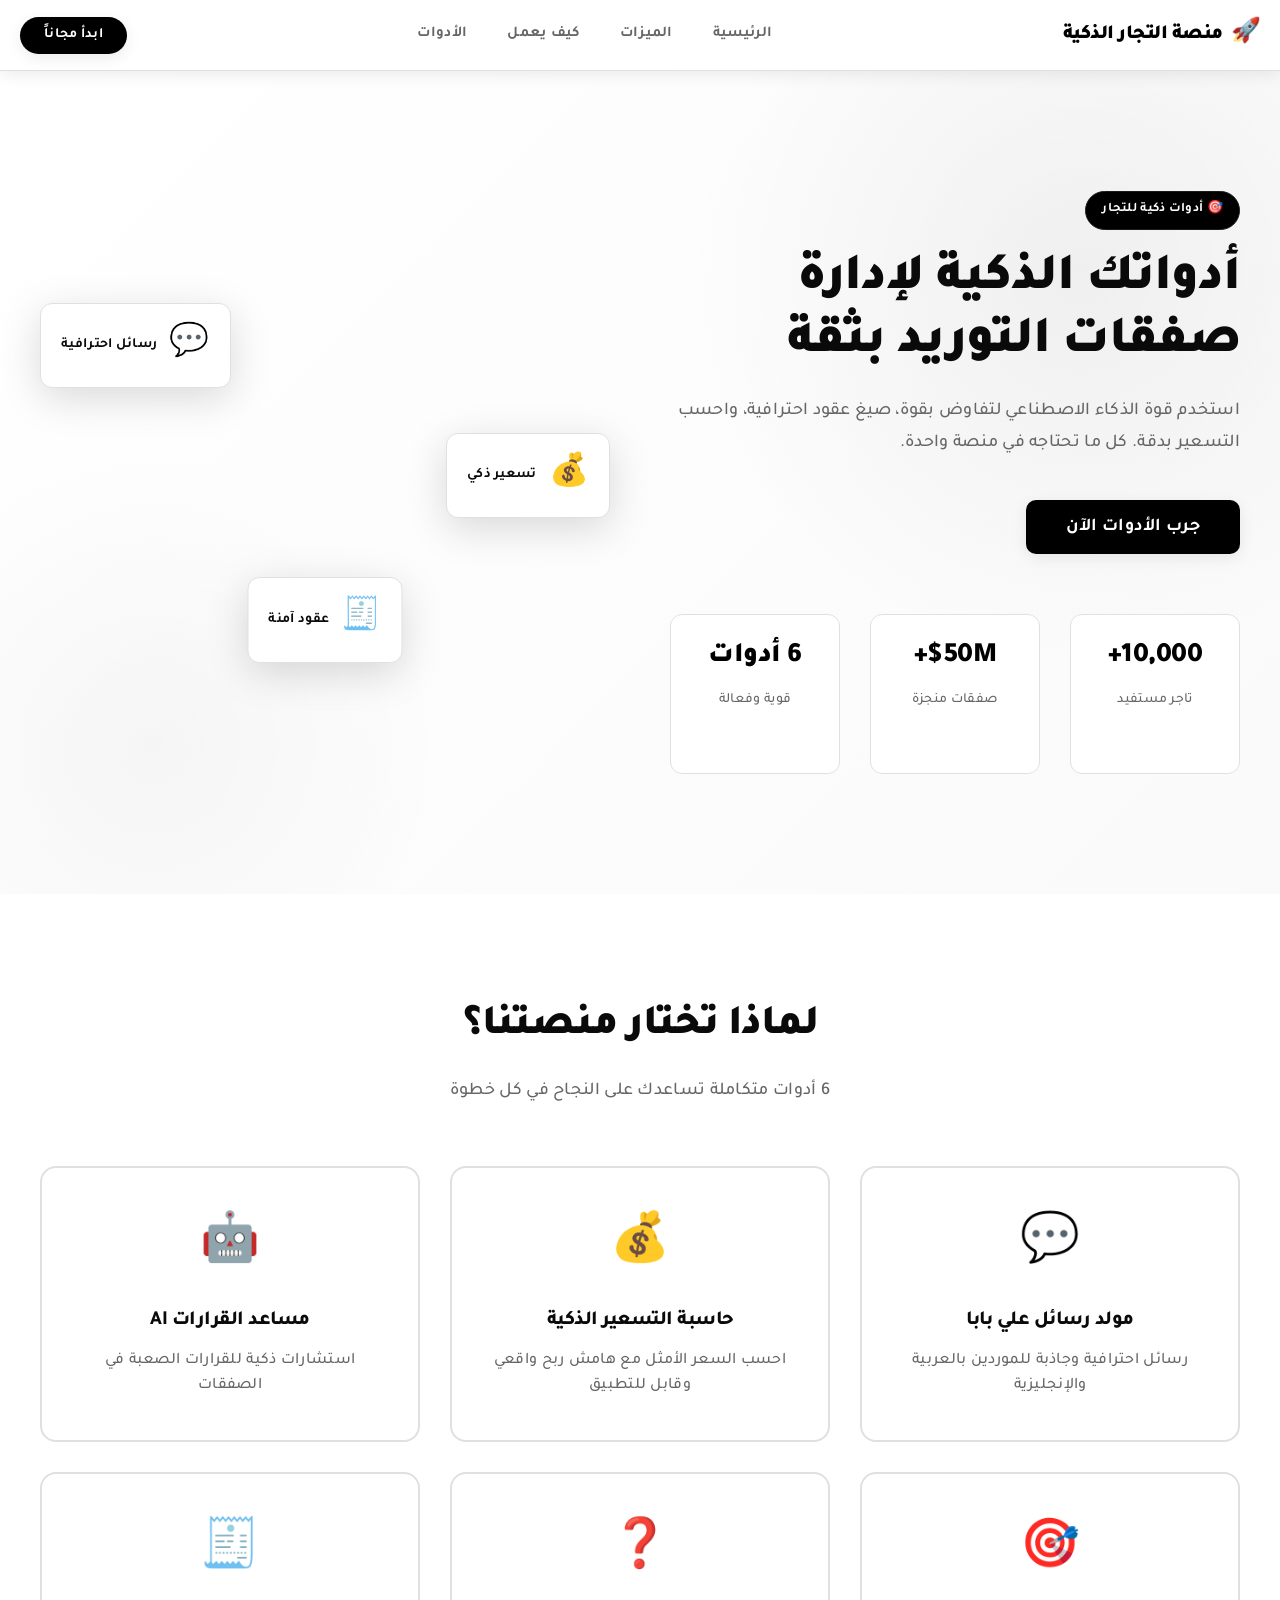
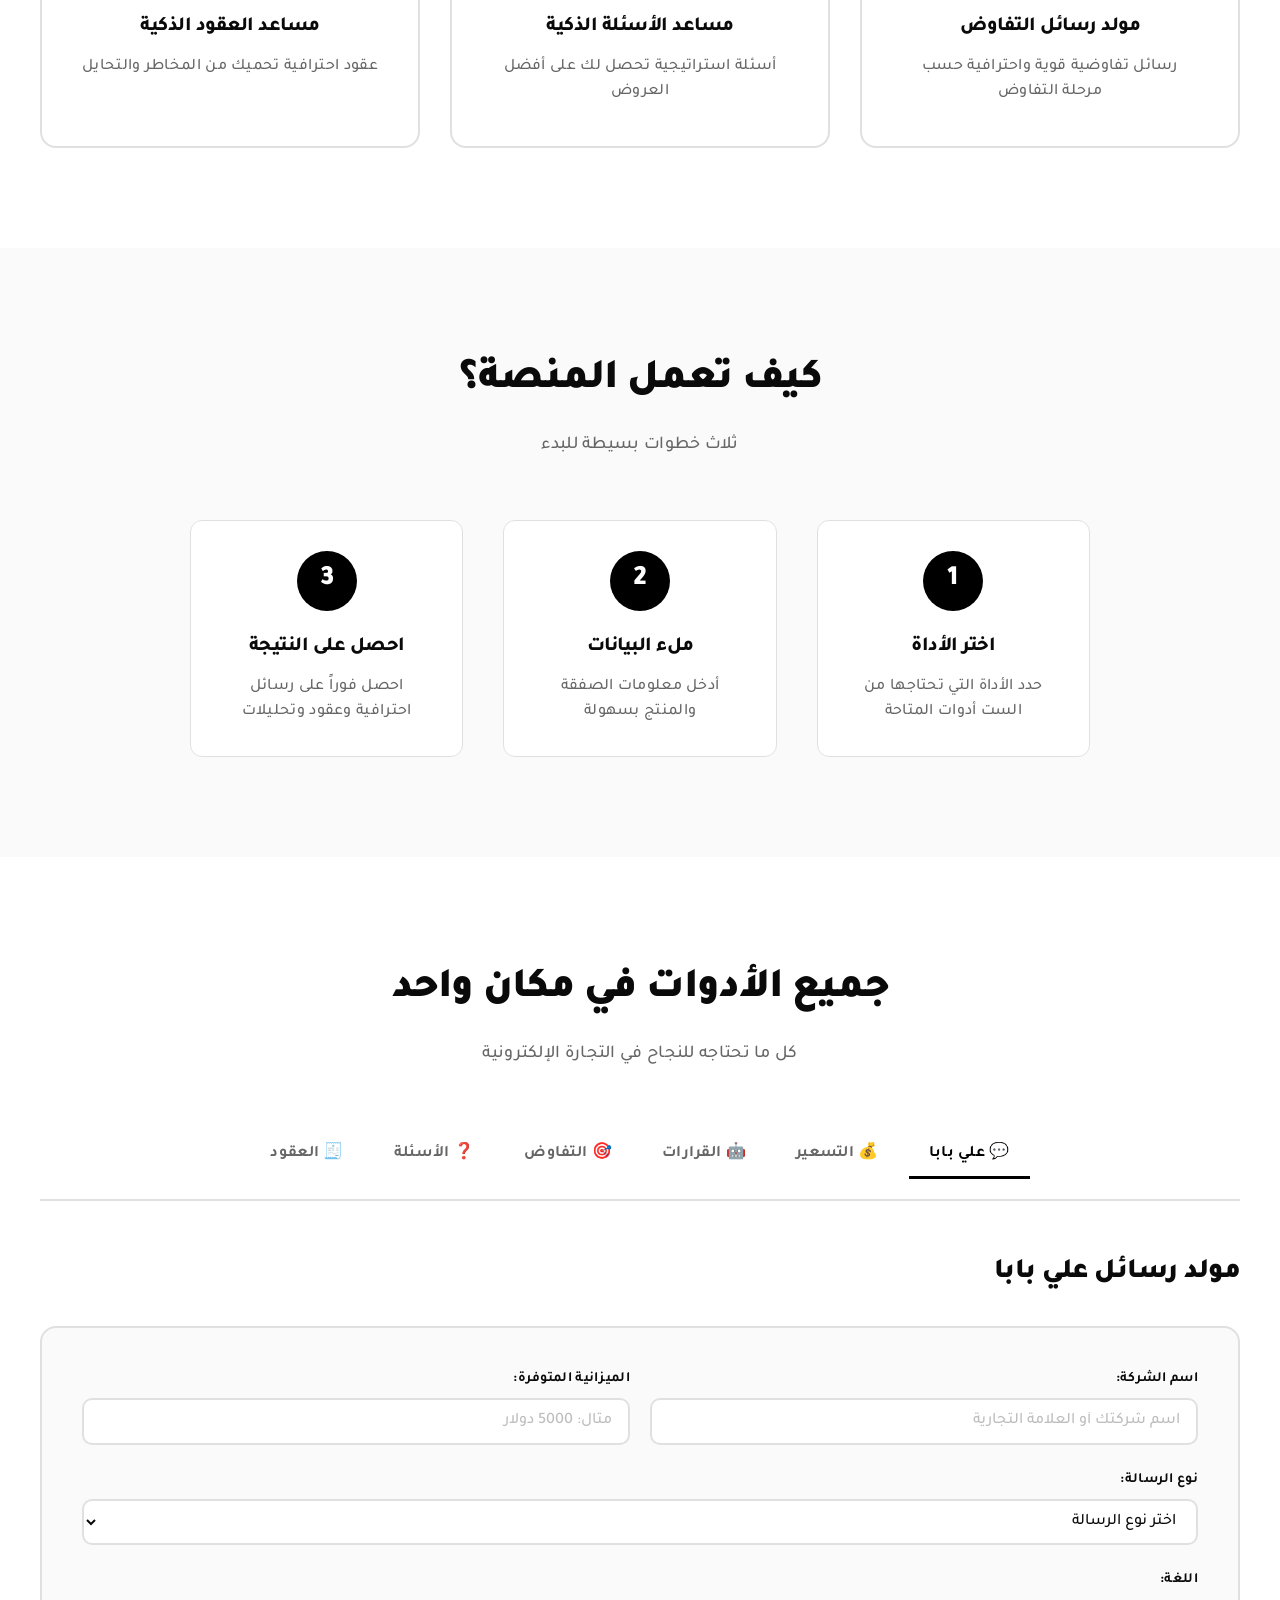
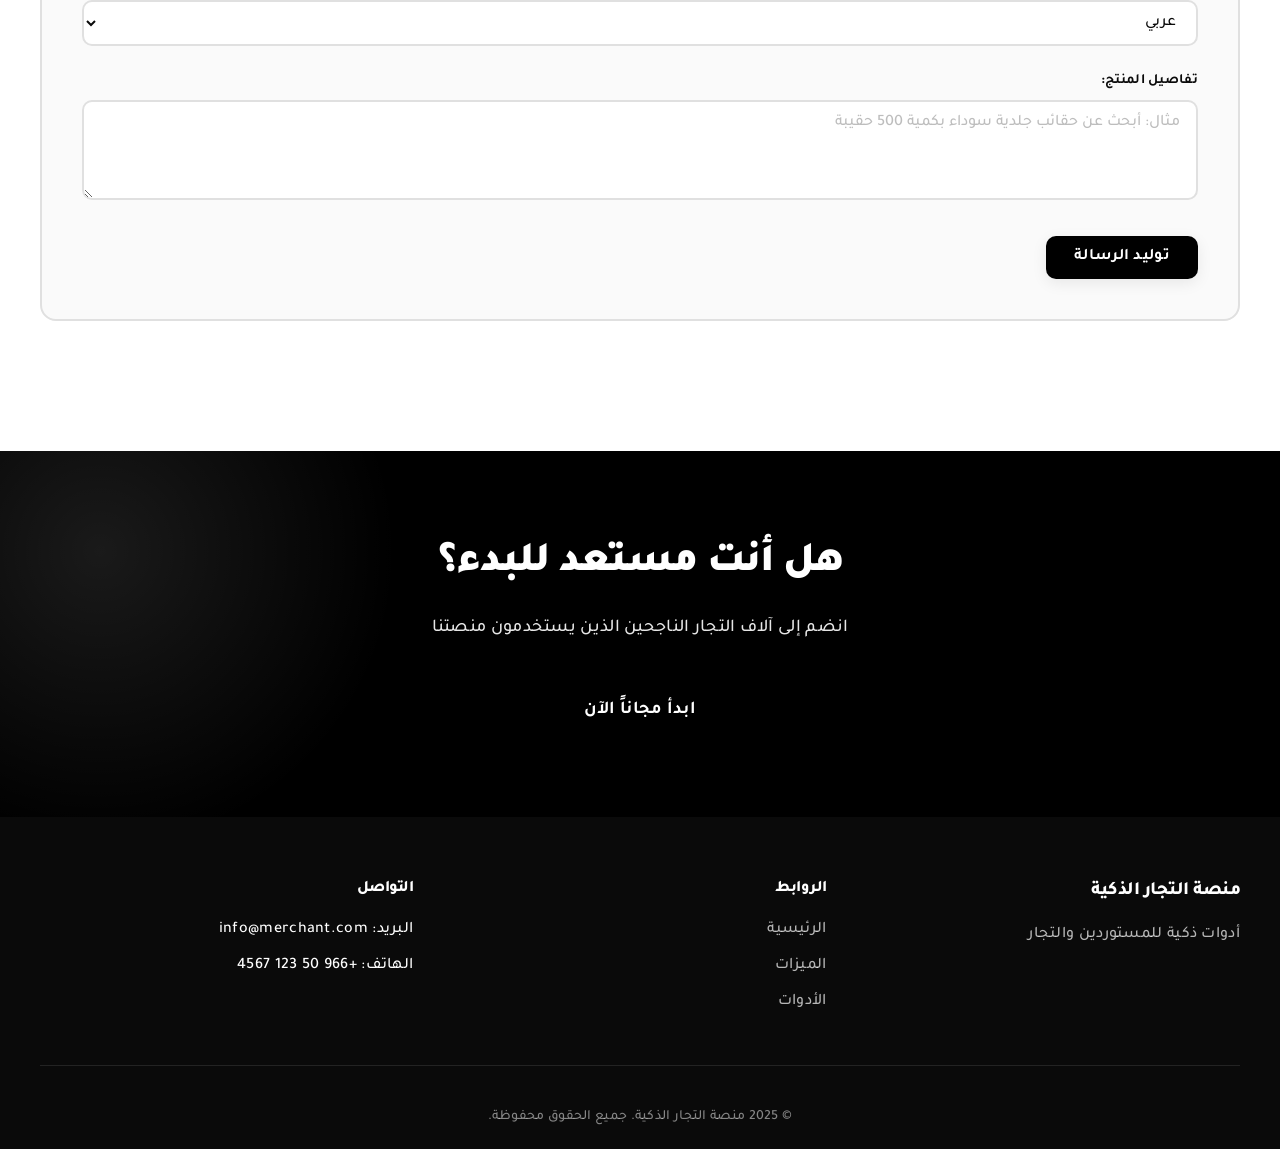
<file: index.html>
<!DOCTYPE html>
<html lang="ar" dir="rtl">
<head>
    <meta charset="UTF-8">
    <meta name="viewport" content="width=device-width, initial-scale=1.0">
    <title>منصة التجار الذكية - أدوات AI للتجار والمستوردين</title>
    <link rel="stylesheet" href="styles.css">
</head>
<body>
    <!-- Navigation -->
    <header class="navbar">
        <div class="container">
            <div class="logo">
                <span class="logo-icon">🚀</span>
                منصة التجار الذكية
            </div>
            <nav class="nav-menu">
                <ul>
                    <li><a href="#hero">الرئيسية</a></li>
                    <li><a href="#features">الميزات</a></li>
                    <li><a href="#how-it-works">كيف يعمل</a></li>
                    <li><a href="#tools">الأدوات</a></li>
                </ul>
            </nav>
            <button class="btn-cta">ابدأ مجاناً</button>
        </div>
    </header>

    <main>
        <!-- Hero Section -->
        <section id="hero" class="hero">
            <div class="container">
                <div class="hero-content">
                    <span class="badge">🎯 أدوات ذكية للتجار</span>
                    <h1>أدواتك الذكية لإدارة صفقات التوريد بثقة</h1>
                    <p>استخدم قوة الذكاء الاصطناعي لتفاوض بقوة، صيغ عقود احترافية، واحسب التسعير بدقة. كل ما تحتاجه في منصة واحدة.</p>
                    <div class="hero-buttons">
                        <button class="btn btn-primary btn-large" onclick="scrollToTools()">جرب الأدوات الآن</button>
                    </div>
                    <div class="hero-stats">
                        <div class="stat">
                            <h3>10,000+</h3>
                            <p>تاجر مستفيد</p>
                        </div>
                        <div class="stat">
                            <h3>$50M+</h3>
                            <p>صفقات منجزة</p>
                        </div>
                        <div class="stat">
                            <h3>6 أدوات</h3>
                            <p>قوية وفعالة</p>
                        </div>
                    </div>
                </div>
                <div class="hero-image">
                    <div class="floating-card card-1">
                        <div class="card-icon">💬</div>
                        <div class="card-text">رسائل احترافية</div>
                    </div>
                    <div class="floating-card card-2">
                        <div class="card-icon">💰</div>
                        <div class="card-text">تسعير ذكي</div>
                    </div>
                    <div class="floating-card card-3">
                        <div class="card-icon">🧾</div>
                        <div class="card-text">عقود آمنة</div>
                    </div>
                </div>
            </div>
        </section>

        <!-- Features Section -->
        <section id="features" class="features">
            <div class="container">
                <div class="section-header">
                    <h2>لماذا تختار منصتنا؟</h2>
                    <p>6 أدوات متكاملة تساعدك على النجاح في كل خطوة</p>
                </div>
                <div class="features-grid">
                    <div class="feature-item">
                        <div class="feature-icon-box">💬</div>
                        <h3>مولد رسائل علي بابا</h3>
                        <p>رسائل احترافية وجاذبة للموردين بالعربية والإنجليزية</p>
                    </div>
                    <div class="feature-item">
                        <div class="feature-icon-box">💰</div>
                        <h3>حاسبة التسعير الذكية</h3>
                        <p>احسب السعر الأمثل مع هامش ربح واقعي وقابل للتطبيق</p>
                    </div>
                    <div class="feature-item">
                        <div class="feature-icon-box">🤖</div>
                        <h3>مساعد القرارات AI</h3>
                        <p>استشارات ذكية للقرارات الصعبة في الصفقات</p>
                    </div>
                    <div class="feature-item">
                        <div class="feature-icon-box">🎯</div>
                        <h3>مولد رسائل التفاوض</h3>
                        <p>رسائل تفاوضية قوية واحترافية حسب مرحلة التفاوض</p>
                    </div>
                    <div class="feature-item">
                        <div class="feature-icon-box">❓</div>
                        <h3>مساعد الأسئلة الذكية</h3>
                        <p>أسئلة استراتيجية تحصل لك على أفضل العروض</p>
                    </div>
                    <div class="feature-item">
                        <div class="feature-icon-box">🧾</div>
                        <h3>مساعد العقود الذكية</h3>
                        <p>عقود احترافية تحميك من المخاطر والتحايل</p>
                    </div>
                </div>
            </div>
        </section>

        <!-- How It Works -->
        <section id="how-it-works" class="how-it-works">
            <div class="container">
                <div class="section-header">
                    <h2>كيف تعمل المنصة؟</h2>
                    <p>ثلاث خطوات بسيطة للبدء</p>
                </div>
                <div class="steps-grid">
                    <div class="step">
                        <div class="step-number">1</div>
                        <h3>اختر الأداة</h3>
                        <p>حدد الأداة التي تحتاجها من الست أدوات المتاحة</p>
                    </div>
                    <div class="step">
                        <div class="step-number">2</div>
                        <h3>ملء البيانات</h3>
                        <p>أدخل معلومات الصفقة والمنتج بسهولة</p>
                    </div>
                    <div class="step">
                        <div class="step-number">3</div>
                        <h3>احصل على النتيجة</h3>
                        <p>احصل فوراً على رسائل احترافية وعقود وتحليلات</p>
                    </div>
                </div>
            </div>
        </section>

        <!-- Tools Preview -->
        <section id="tools" class="tools-preview">
            <div class="container">
                <div class="section-header">
                    <h2>جميع الأدوات في مكان واحد</h2>
                    <p>كل ما تحتاجه للنجاح في التجارة الإلكترونية</p>
                </div>
                <div class="tools-nav-demo">
                    <button class="tool-tab-btn active" data-tool="ali-baba">💬 علي بابا</button>
                    <button class="tool-tab-btn" data-tool="pricing">💰 التسعير</button>
                    <button class="tool-tab-btn" data-tool="ai-decision">🤖 القرارات</button>
                    <button class="tool-tab-btn" data-tool="negotiation">🎯 التفاوض</button>
                    <button class="tool-tab-btn" data-tool="questions">❓ الأسئلة</button>
                    <button class="tool-tab-btn" data-tool="contract">🧾 العقود</button>
                </div>

                <!-- Ali Baba Messages Tool -->
                <div class="tool-content active" id="ali-baba-tool">
                    <h3>مولد رسائل علي بابا</h3>
                    <div class="tool-form">
                        <div class="form-row">
                            <div class="form-group">
                                <label>اسم الشركة:</label>
                                <input type="text" id="companyName" placeholder="اسم شركتك أو العلامة التجارية">
                            </div>
                            <div class="form-group">
                                <label>الميزانية المتوفرة:</label>
                                <input type="text" id="budgetRange" placeholder="مثال: 5000 دولار">
                            </div>
                        </div>

                        <div class="form-group">
                            <label>نوع الرسالة:</label>
                            <select id="msgType">
                                <option value="">اختر نوع الرسالة</option>
                                <option value="inquiry">استفسار عن المنتج</option>
                                <option value="negotiate">طلب تفاوض على السعر</option>
                                <option value="sample">طلب عينة</option>
                                <option value="bulk">طلب كمية كبيرة</option>
                            </select>
                        </div>

                        <div class="form-group">
                            <label>اللغة:</label>
                            <select id="msgLanguage">
                                <option value="arabic">عربي</option>
                                <option value="english">English</option>
                            </select>
                        </div>

                        <div class="form-group">
                            <label>تفاصيل المنتج:</label>
                            <textarea id="productDetails" placeholder="مثال: أبحث عن حقائب جلدية سوداء بكمية 500 حقيبة"></textarea>
                        </div>

                        <button class="btn btn-primary" onclick="generateAlibabaMessage()">توليد الرسالة</button>
                    </div>
                    <div id="alibabaOutput" class="output-section" style="display: none;">
                        <h4>الرسالة المُولّدة:</h4>
                        <div class="output-text" id="alibabaResult"></div>
                        <div class="output-actions">
                            <button class="btn btn-secondary" onclick="copyText('alibabaResult')">📋 نسخ</button>
                            <button class="btn btn-secondary" onclick="downloadText('alibabaResult', 'رسالة-علي-بابا')">📥 تحميل</button>
                        </div>
                    </div>
                </div>

                <!-- Pricing Calculator Tool -->
                <div class="tool-content" id="pricing-tool">
                    <h3>حاسبة التسعير الذكية</h3>
                    <div class="tool-form">
                        <div class="form-group">
                            <label>اختر العملة:</label>
                            <select id="currency">
                                <option value="USD">$ دولار أمريكي</option>
                                <option value="EUR">€ يورو</option>
                                <option value="GBP">£ جنيه إسترليني</option>
                                <option value="SAR">﷼ ريال سعودي</option>
                                <option value="AED">د.إ درهم إماراتي</option>
                                <option value="KWD">د.ك دينار كويتي</option>
                                <option value="QAR">ر.ق ريال قطري</option>
                                <option value="BHD">د.ب دينار بحريني</option>
                                <option value="JPY">¥ ين ياباني</option>
                                <option value="CNY">¥ يوان صيني</option>
                            </select>
                        </div>

                        <div class="form-row">
                            <div class="form-group">
                                <label>تكلفة الشراء من المورد:</label>
                                <div class="input-group">
                                    <input type="number" id="costPrice" placeholder="0.00" step="0.01">
                                    <span id="currencySymbol1">$</span>
                                </div>
                            </div>

                            <div class="form-group">
                                <label>تكاليف الشحن (للوحدة):</label>
                                <div class="input-group">
                                    <input type="number" id="shippingCost" placeholder="0.00" step="0.01">
                                    <span id="currencySymbol2">$</span>
                                </div>
                            </div>
                        </div>

                        <div class="form-row">
                            <div class="form-group">
                                <label>تكاليف إضافية:</label>
                                <div class="input-group">
                                    <input type="number" id="additionalCost" placeholder="0.00" step="0.01">
                                    <span id="currencySymbol3">$</span>
                                </div>
                            </div>

                            <div class="form-group">
                                <label>نسبة الهامش المطلوبة:</label>
                                <div class="input-group">
                                    <input type="number" id="marginPercentage" placeholder="50" step="1">
                                    <span>%</span>
                                </div>
                            </div>
                        </div>

                        <button class="btn btn-primary" onclick="calculatePricing()">احسب السعر</button>
                    </div>
                    <div id="pricingOutput" class="output-section" style="display: none;">
                        <h4>النتائج:</h4>
                        <div class="pricing-results">
                            <div class="result-item">
                                <span>إجمالي التكاليف:</span>
                                <strong id="totalCost">0</strong>
                            </div>
                            <div class="result-item">
                                <span>الهامش المتوقع:</span>
                                <strong id="profit">0</strong>
                            </div>
                            <div class="result-item highlight">
                                <span>سعر البيع المقترح:</span>
                                <strong id="sellingPrice">0</strong>
                            </div>
                        </div>
                    </div>
                </div>

                <!-- AI Decision Assistant Tool -->
                <div class="tool-content" id="ai-decision-tool">
                    <h3>مساعد القرارات AI</h3>
                    <div class="tool-form">
                        <div class="form-row">
                            <div class="form-group">
                                <label>قيمة الصفقة:</label>
                                <input type="text" id="dealValue" placeholder="مثال: $5000 أو غير محدد">
                            </div>
                            <div class="form-group">
                                <label>مستوى المخاطرة:</label>
                                <select id="riskLevel">
                                    <option value="low">منخفض - معروف ومجرب</option>
                                    <option value="medium" selected>متوسط - جديد لكن معروف</option>
                                    <option value="high">عالي - جديد وغير معروف</option>
                                </select>
                            </div>
                        </div>

                        <div class="form-group">
                            <label>تاريخ التعامل مع المورد:</label>
                            <select id="supplierHistory">
                                <option value="new" selected>جديد - أول مرة</option>
                                <option value="few">عدة صفقات</option>
                                <option value="long">شراكة طويلة</option>
                            </select>
                        </div>

                        <div class="form-group">
                            <label>صِف الموقف أو السؤال:</label>
                            <textarea id="decisionQuestion" placeholder="مثال: المورد يطلب 50% دفعة مقدمة وأنا لا أثق به تماماً، هل أوافق؟"></textarea>
                        </div>

                        <div class="form-group">
                            <label>معلومات إضافية:</label>
                            <textarea id="decisionContext" placeholder="تاريخك مع هذا المورد، قيمة الصفقة، الوقت المتاح..."></textarea>
                        </div>

                        <button class="btn btn-primary" onclick="getAIDecision()">احصل على المساعدة</button>
                    </div>
                    <div id="decisionOutput" class="output-section" style="display: none;">
                        <h4>رأي المساعد الذكي:</h4>
                        <div class="output-text" id="decisionResult"></div>
                    </div>
                </div>

                <!-- Negotiation Messages Tool -->
                <div class="tool-content" id="negotiation-tool">
                    <h3>مولد رسائل التفاوض</h3>
                    <div class="tool-form">
                        <div class="form-row">
                            <div class="form-group">
                                <label>السعر الحالي:</label>
                                <input type="text" id="currentPrice" placeholder="مثال: $50 للوحدة">
                            </div>
                            <div class="form-group">
                                <label>أفضل سعر متوفر (المنافسة):</label>
                                <input type="text" id="competitorPrice" placeholder="مثال: $35 للوحدة">
                            </div>
                        </div>

                        <div class="form-group">
                            <label>مرحلة التفاوض:</label>
                            <select id="negotiationStage">
                                <option value="">اختر المرحلة</option>
                                <option value="opening">الفتح (الرسالة الأولى)</option>
                                <option value="reduction">طلب تخفيض السعر</option>
                                <option value="terms">تعديل الشروط</option>
                                <option value="closing">الإغلاق والاتفاق</option>
                                <option value="objection">رد على رفض المورد</option>
                            </select>
                        </div>

                        <div class="form-group">
                            <label>نسبة التفاوض المطلوبة:</label>
                            <select id="negotiationLevel">
                                <option value="soft">لين - 10-15%</option>
                                <option value="moderate">متوسط - 15-25%</option>
                                <option value="firm">حازم - 25-40%</option>
                                <option value="aggressive">عدواني - 40%+</option>
                            </select>
                        </div>

                        <div class="form-group">
                            <label>معلومات الصفقة:</label>
                            <textarea id="dealInfo" placeholder="كمية المنتج، السعر الحالي، منافسين آخرين..."></textarea>
                        </div>

                        <button class="btn btn-primary" onclick="generateNegotiationMessage()">توليد رسالة التفاوض</button>
                    </div>
                    <div id="negotiationOutput" class="output-section" style="display: none;">
                        <h4>رسالة التفاوض:</h4>
                        <div class="output-text" id="negotiationResult"></div>
                        <div class="output-actions">
                            <button class="btn btn-secondary" onclick="copyText('negotiationResult')">📋 نسخ</button>
                        </div>
                    </div>
                </div>

                <!-- Smart Questions Tool -->
                <div class="tool-content" id="questions-tool">
                    <h3>مساعد الأسئلة الذكية</h3>
                    <div class="tool-form">
                        <div class="form-group">
                            <label>ماذا تريد معرفته؟</label>
                            <select id="questionCategory">
                                <option value="">اختر الفئة</option>
                                <option value="quality">جودة المنتج</option>
                                <option value="delivery">التسليم والشحن</option>
                                <option value="payment">شروط الدفع</option>
                                <option value="support">الدعم والضمان</option>
                                <option value="customization">التخصيص</option>
                            </select>
                        </div>

                        <div class="form-group">
                            <label>وصف منتجك:</label>
                            <input type="text" id="productType" placeholder="مثال: ملابس رياضية">
                        </div>

                        <div class="form-group">
                            <label>الميزانية المتوقعة (اختياري):</label>
                            <input type="text" id="budgetRangeQ" placeholder="مثال: $1000-5000">
                        </div>

                        <button class="btn btn-primary" onclick="generateSmartQuestions()">توليد الأسئلة</button>
                    </div>
                    <div id="questionsOutput" class="output-section" style="display: none;">
                        <h4>الأسئلة الذكية المقترحة:</h4>
                        <div class="questions-list" id="questionsList"></div>
                        <div class="output-actions">
                            <button class="btn btn-secondary" onclick="copyText('questionsList')">📋 نسخ الأسئلة</button>
                        </div>
                    </div>
                </div>

                <!-- Smart Contract Tool -->
                <div class="tool-content" id="contract-tool">
                    <h3>مساعد العقود الذكية</h3>
                    <div class="tool-form">
                        <div class="form-row">
                            <div class="form-group">
                                <label>اسم المورد:</label>
                                <input type="text" id="supplierName" placeholder="اسم المورد أو الشركة">
                            </div>
                            <div class="form-group">
                                <label>اسمك / اسم الشركة:</label>
                                <input type="text" id="buyerName" placeholder="اسمك أو شركتك">
                            </div>
                        </div>

                        <div class="form-group">
                            <label>نوع الصفقة:</label>
                            <select id="dealType">
                                <option value="">اختر نوع الصفقة</option>
                                <option value="manufacturing">تصنيع (OEM)</option>
                                <option value="supply">توريد / إعادة بيع</option>
                                <option value="sample">عينة / أولي</option>
                                <option value="bulk">طلب ضخم</option>
                            </select>
                        </div>

                        <div class="form-row">
                            <div class="form-group">
                                <label>الكمية:</label>
                                <input type="number" id="contractQuantity" placeholder="عدد الوحدات">
                            </div>

                            <div class="form-group">
                                <label>السعر (للوحدة):</label>
                                <input type="number" id="contractPrice" placeholder="0.00" step="0.01">
                            </div>
                        </div>

                        <div class="form-group">
                            <label>مستوى العقد:</label>
                            <select id="contractLevel">
                                <option value="simple">بسيط (للصفقات الصغيرة)</option>
                                <option value="professional">احترافي (معياري)</option>
                                <option value="strict">حازم (حماية قوية)</option>
                            </select>
                        </div>

                        <button class="btn btn-primary" onclick="generateContract()">توليد العقد</button>
                    </div>
                    <div id="contractOutput" class="output-section" style="display: none;">
                        <h4>العقد المُولّد:</h4>
                        <div class="output-text" id="contractResult"></div>
                        <div class="output-actions">
                            <button class="btn btn-secondary" onclick="copyText('contractResult')">📋 نسخ</button>
                            <button class="btn btn-secondary" onclick="downloadText('contractResult', 'عقد-توريد')">📥 تحميل</button>
                        </div>
                    </div>
                </div>
            </div>
        </section>

        <!-- CTA Section -->
        <section class="cta-section">
            <div class="container">
                <h2>هل أنت مستعد للبدء؟</h2>
                <p>انضم إلى آلاف التجار الناجحين الذين يستخدمون منصتنا</p>
                <button class="btn btn-primary btn-large">ابدأ مجاناً الآن</button>
            </div>
        </section>
    </main>

    <!-- Footer -->
    <footer class="footer">
        <div class="container">
            <div class="footer-content">
                <div class="footer-section">
                    <h3>منصة التجار الذكية</h3>
                    <p>أدوات ذكية للمستوردين والتجار</p>
                </div>
                <div class="footer-section">
                    <h4>الروابط</h4>
                    <ul>
                        <li><a href="#hero">الرئيسية</a></li>
                        <li><a href="#features">الميزات</a></li>
                        <li><a href="#tools">الأدوات</a></li>
                    </ul>
                </div>
                <div class="footer-section">
                    <h4>التواصل</h4>
                    <ul>
                        <li>البريد: info@merchant.com</li>
                        <li>الهاتف: +966 50 123 4567</li>
                    </ul>
                </div>
            </div>
            <div class="footer-bottom">
                <p>&copy; 2025 منصة التجار الذكية. جميع الحقوق محفوظة.</p>
            </div>
        </div>
    </footer>

    <script src="script.js"></script>
</body>
</html>
</file>
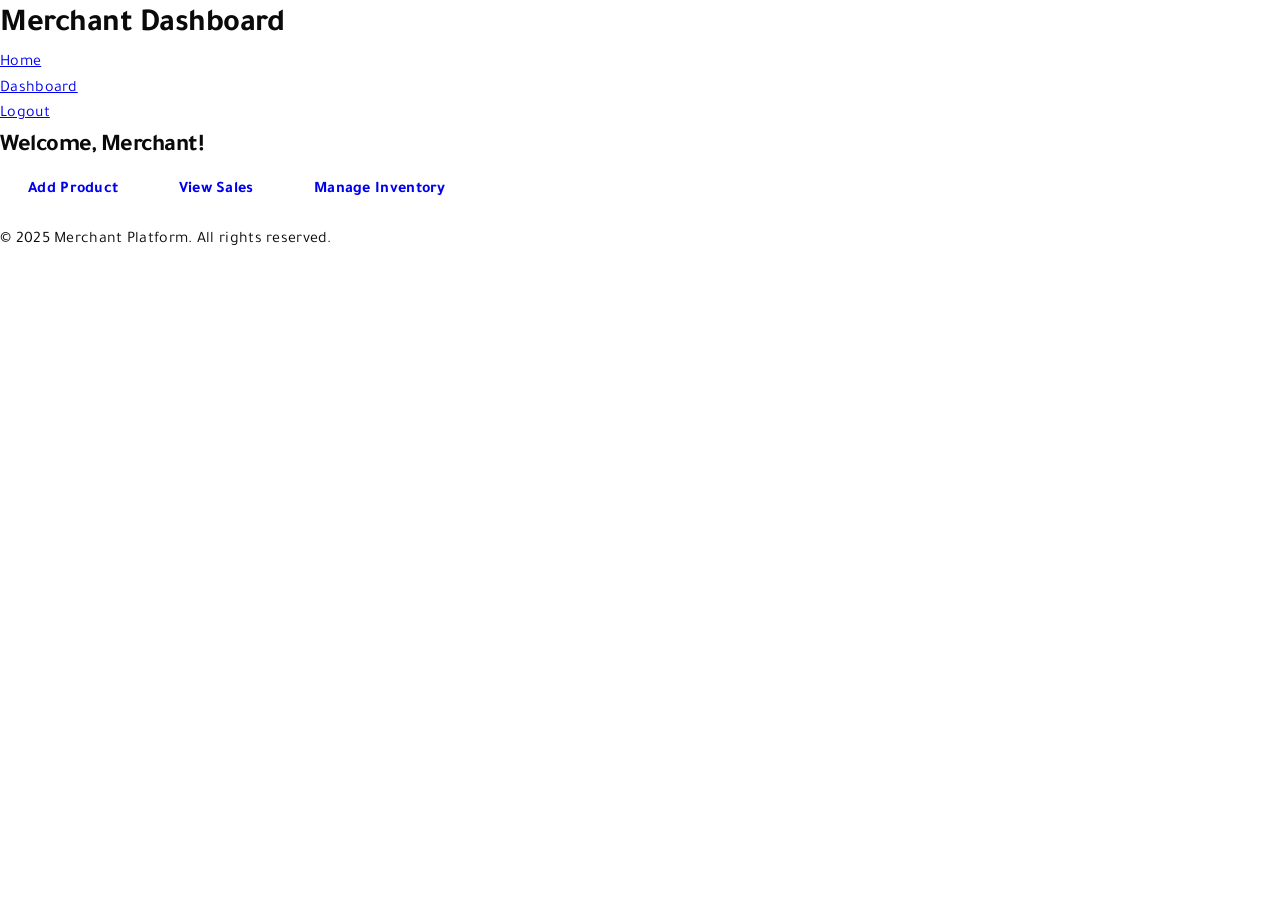
<file: dashboard.html>
<!DOCTYPE html>
<html lang="en">
<head>
    <meta charset="UTF-8">
    <meta name="viewport" content="width=device-width, initial-scale=1.0">
    <title>Merchant Dashboard</title>
    <link rel="stylesheet" href="styles.css">
</head>
<body>
    <header>
        <h1>Merchant Dashboard</h1>
        <nav>
            <ul>
                <li><a href="index.html">Home</a></li>
                <li><a href="#">Dashboard</a></li>
                <li><a href="#">Logout</a></li>
            </ul>
        </nav>
    </header>
    <main>
        <section class="dashboard">
            <h2>Welcome, Merchant!</h2>
            <div class="dashboard-actions">
                <a href="#" class="btn">Add Product</a>
                <a href="#" class="btn">View Sales</a>
                <a href="#" class="btn">Manage Inventory</a>
            </div>
        </section>
    </main>
    <footer>
        <p>&copy; 2025 Merchant Platform. All rights reserved.</p>
    </footer>
</body>
</html>
</file>
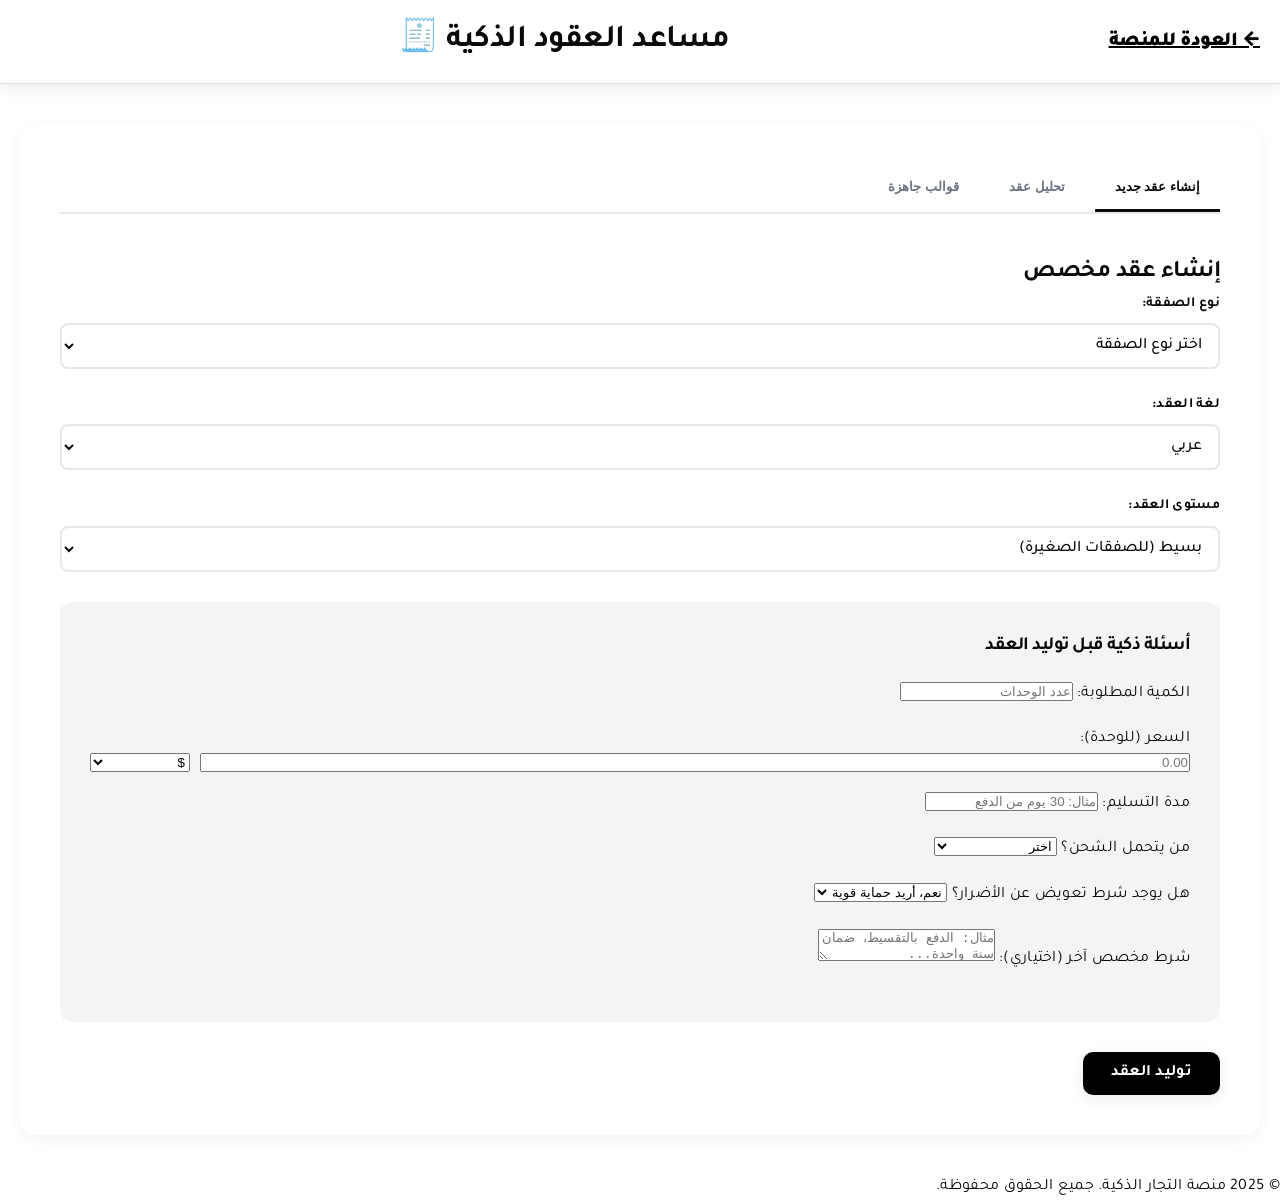
<file: smart-contract-assistant.html>
<!DOCTYPE html>
<html lang="ar" dir="rtl">
<head>
    <meta charset="UTF-8">
    <meta name="viewport" content="width=device-width, initial-scale=1.0">
    <title>مساعد العقود الذكية</title>
    <link rel="stylesheet" href="styles.css">
    <link rel="stylesheet" href="contract-assistant.css">
</head>
<body>
    <header class="navbar">
        <div class="container">
            <a href="index.html" class="logo">← العودة للمنصة</a>
            <h1 style="flex: 1; text-align: center; color: var(--primary-color);">مساعد العقود الذكية 🧾</h1>
            <div></div>
        </div>
    </header>

    <main class="container">
        <section class="contract-section">
            <div class="tabs">
                <button class="tab-btn active" data-tab="generate">إنشاء عقد جديد</button>
                <button class="tab-btn" data-tab="analyze">تحليل عقد</button>
                <button class="tab-btn" data-tab="templates">قوالب جاهزة</button>
            </div>

            <!-- Tab 1: Generate Contract -->
            <div id="generate" class="tab-content active">
                <h2>إنشاء عقد مخصص</h2>
                
                <div class="form-group">
                    <label>نوع الصفقة:</label>
                    <select id="dealType">
                        <option value="">اختر نوع الصفقة</option>
                        <option value="manufacturing">تصنيع (OEM)</option>
                        <option value="supply">توريد / إعادة بيع</option>
                        <option value="sample">عينة / أولي</option>
                        <option value="bulk">طلب ضخم</option>
                    </select>
                </div>

                <div class="form-group">
                    <label>لغة العقد:</label>
                    <select id="contractLanguage">
                        <option value="arabic">عربي</option>
                        <option value="english">English</option>
                    </select>
                </div>

                <div class="form-group">
                    <label>مستوى العقد:</label>
                    <select id="contractLevel">
                        <option value="simple">بسيط (للصفقات الصغيرة)</option>
                        <option value="professional">احترافي (معياري)</option>
                        <option value="strict">حازم (حماية قوية)</option>
                    </select>
                </div>

                <div class="smart-questions">
                    <h3>أسئلة ذكية قبل توليد العقد</h3>
                    
                    <div class="question">
                        <label>الكمية المطلوبة:</label>
                        <input type="number" id="quantity" placeholder="عدد الوحدات">
                    </div>

                    <div class="question">
                        <label>السعر (للوحدة):</label>
                        <div class="input-group">
                            <input type="number" id="price" placeholder="0.00">
                            <select id="currency">
                                <option value="usd">$</option>
                                <option value="eur">€</option>
                                <option value="cny">¥</option>
                            </select>
                        </div>
                    </div>

                    <div class="question">
                        <label>مدة التسليم:</label>
                        <input type="text" id="deliveryTime" placeholder="مثال: 30 يوم من الدفع">
                    </div>

                    <div class="question">
                        <label>من يتحمل الشحن؟</label>
                        <select id="shippingResponsibility">
                            <option value="">اختر</option>
                            <option value="supplier">المورد (CIF/CFR)</option>
                            <option value="buyer">المشتري (FOB)</option>
                            <option value="shared">مشترك</option>
                        </select>
                    </div>

                    <div class="question">
                        <label>هل يوجد شرط تعويض عن الأضرار؟</label>
                        <select id="compensationClause">
                            <option value="yes">نعم، أريد حماية قوية</option>
                            <option value="standard">معياري</option>
                            <option value="no">لا</option>
                        </select>
                    </div>

                    <div class="question">
                        <label>شرط مخصص آخر (اختياري):</label>
                        <textarea id="customClause" placeholder="مثال: الدفع بالتقسيط، ضمان سنة واحدة..."></textarea>
                    </div>
                </div>

                <button class="btn btn-primary" onclick="generateContract()">توليد العقد</button>
            </div>

            <!-- Tab 2: Analyze Contract -->
            <div id="analyze" class="tab-content">
                <h2>تحليل عقد موجود</h2>
                <p>الصق نص العقد أدناه لتحليله والكشف عن البنود الخطرة:</p>
                
                <textarea id="contractText" placeholder="الصق نص العقد هنا..."></textarea>
                <button class="btn btn-primary" onclick="analyzeContract()">تحليل العقد</button>

                <div id="analysisResult" style="display: none; margin-top: 30px;">
                    <h3>نتائج التحليل:</h3>
                    <div id="dangerousClauses"></div>
                    <div id="warningClauses"></div>
                    <div id="safeClauses"></div>
                </div>
            </div>

            <!-- Tab 3: Templates -->
            <div id="templates" class="tab-content">
                <h2>قوالس عقود جاهزة</h2>
                <div class="templates-grid">
                    <div class="template-card">
                        <h3>عقد توريد بسيط</h3>
                        <p>لصفقات التجزئة والكميات الصغيرة</p>
                        <button class="btn btn-secondary" onclick="loadTemplate('simple-supply')">استخدام القالب</button>
                    </div>
                    <div class="template-card">
                        <h3>عقد تصنيع (OEM)</h3>
                        <p>للمنتجات المخصصة والعلامات الخاصة</p>
                        <button class="btn btn-secondary" onclick="loadTemplate('oem')">استخدام القالب</button>
                    </div>
                    <div class="template-card">
                        <h3>عقد عينة</h3>
                        <p>للطلبات الأولية والاختبارية</p>
                        <button class="btn btn-secondary" onclick="loadTemplate('sample')">استخدام القالب</button>
                    </div>
                </div>
            </div>
        </section>

        <!-- Contract Output -->
        <section id="contractOutput" class="contract-output" style="display: none; margin-top: 50px;">
            <div class="output-header">
                <h2>العقد المُولّد</h2>
                <div class="output-actions">
                    <button class="btn btn-secondary" onclick="downloadPDF()">📥 تحميل PDF</button>
                    <button class="btn btn-secondary" onclick="copyToClipboard()">📋 نسخ النص</button>
                    <button class="btn btn-secondary" onclick="emailContract()">✉️ إرسال بالبريد</button>
                </div>
            </div>
            <div id="contractContent" class="contract-content"></div>
            <div class="contract-tips">
                <h3>💡 نصائح قبل الإرسال:</h3>
                <ul>
                    <li>✅ تأكد من بيانات الأطراف صحيحة</li>
                    <li>✅ راجع الأسعار والكميات</li>
                    <li>✅ تأكد من شروط الدفع والتسليم</li>
                    <li>✅ احفظ نسخة لديك قبل الإرسال</li>
                </ul>
            </div>
        </section>
    </main>

    <footer>
        <p>&copy; 2025 منصة التجار الذكية. جميع الحقوق محفوظة.</p>
    </footer>

    <script src="contract-assistant.js"></script>
</body>
</html>
</file>
<file: styles.css>
@import url('https://fonts.googleapis.com/css2?family=Tajawal:wght@300;400;500;600;700;800;900&family=Inter:wght@300;400;500;600;700;800;900&display=swap');

* {
    margin: 0;
    padding: 0;
    box-sizing: border-box;
}

:root {
    --primary: #000000;
    --primary-light: #1a1a1a;
    --primary-lighter: #333333;
    --secondary: #ffffff;
    --accent: #f0f0f0;
    --dark: #0a0a0a;
    --light: #fafafa;
    --gray: #666666;
    --gray-light: #e0e0e0;
    --white: #ffffff;
    --border-radius: 16px;
    --transition: all 0.4s cubic-bezier(0.4, 0, 0.2, 1);
    --shadow: 0 10px 40px rgba(0, 0, 0, 0.15);
    --shadow-sm: 0 4px 15px rgba(0, 0, 0, 0.08);
    --font-main: 'Tajawal', 'Inter', -apple-system, BlinkMacSystemFont, 'Segoe UI', sans-serif;
    --font-headings: 'Tajawal', 'Inter', -apple-system, sans-serif;
}

html {
    scroll-behavior: smooth;
}

body {
    font-family: var(--font-main);
    line-height: 1.6;
    color: var(--dark);
    background: var(--white);
    overflow-x: hidden;
    font-weight: 400;
    letter-spacing: 0.3px;
}

h1, h2, h3, h4, h5, h6 {
    font-family: var(--font-headings);
    font-weight: 700;
    letter-spacing: -0.5px;
}

.container {
    max-width: 1280px;
    margin: 0 auto;
    padding: 0 20px;
}

/* ============ Navbar ============ */
.navbar {
    background: rgba(255, 255, 255, 0.98);
    backdrop-filter: blur(10px);
    border-bottom: 1px solid var(--gray-light);
    position: sticky;
    top: 0;
    z-index: 100;
    box-shadow: var(--shadow-sm);
    font-family: var(--font-main);
}

.navbar .container {
    display: flex;
    justify-content: space-between;
    align-items: center;
    padding: 16px 20px;
}

.logo {
    font-size: 20px;
    font-weight: 900;
    color: var(--primary);
    display: flex;
    align-items: center;
    gap: 8px;
    letter-spacing: -0.5px;
    font-family: var(--font-headings);
}

.logo-icon {
    font-size: 24px;
}

.nav-menu ul {
    display: flex;
    list-style: none;
    gap: 40px;
}

.nav-menu a {
    text-decoration: none;
    color: var(--gray);
    font-weight: 600;
    transition: var(--transition);
    position: relative;
    font-size: 15px;
    font-family: var(--font-main);
}

.nav-menu a::after {
    content: '';
    position: absolute;
    bottom: -4px;
    left: 0;
    width: 0;
    height: 2px;
    background: var(--primary);
    transition: var(--transition);
}

.nav-menu a:hover {
    color: var(--primary);
}

.nav-menu a:hover::after {
    width: 100%;
}

.btn-cta {
    background: var(--primary);
    color: var(--white);
    border: none;
    padding: 10px 24px;
    border-radius: 24px;
    cursor: pointer;
    font-weight: 700;
    transition: var(--transition);
    box-shadow: var(--shadow-sm);
    font-family: var(--font-main);
    font-size: 14px;
    letter-spacing: 0.3px;
}

.btn-cta:hover {
    transform: translateY(-2px);
    box-shadow: var(--shadow);
    background: var(--primary-light);
}

.btn-cta:active {
    transform: translateY(0);
}

/* ============ Buttons ============ */
.btn {
    padding: 12px 28px;
    border-radius: 10px;
    text-decoration: none;
    font-weight: 700;
    transition: var(--transition);
    cursor: pointer;
    border: none;
    font-size: 16px;
    display: inline-block;
    position: relative;
    overflow: hidden;
    font-family: var(--font-main);
    letter-spacing: 0.3px;
}

.btn::before {
    content: '';
    position: absolute;
    top: 0;
    left: -100%;
    width: 100%;
    height: 100%;
    background: rgba(0, 0, 0, 0.1);
    transition: var(--transition);
}

.btn:hover::before {
    left: 100%;
}

.btn-primary {
    background: var(--primary);
    color: var(--white);
    box-shadow: var(--shadow-sm);
}

.btn-primary:hover {
    transform: translateY(-2px);
    box-shadow: var(--shadow);
}

.btn-secondary {
    background: var(--accent);
    color: var(--primary);
    border: 2px solid var(--primary);
    box-shadow: var(--shadow-sm);
}

.btn-secondary:hover {
    background: var(--primary);
    color: var(--white);
    transform: translateY(-2px);
}

.btn-large {
    padding: 16px 40px;
    font-size: 18px;
}

/* ============ Hero Section ============ */
.hero {
    padding: 120px 20px;
    background: linear-gradient(135deg, var(--white) 0%, var(--light) 100%);
    position: relative;
    overflow: hidden;
}

.hero::before {
    content: '';
    position: absolute;
    width: 800px;
    height: 800px;
    background: radial-gradient(circle, rgba(0, 0, 0, 0.05) 0%, transparent 70%);
    border-radius: 50%;
    top: -200px;
    right: -200px;
    animation: float-slow 20s ease-in-out infinite;
}

.hero::after {
    content: '';
    position: absolute;
    width: 600px;
    height: 600px;
    background: radial-gradient(circle, rgba(0, 0, 0, 0.03) 0%, transparent 70%);
    border-radius: 50%;
    bottom: -150px;
    left: -150px;
    animation: float-slow 25s ease-in-out infinite reverse;
}

@keyframes float-slow {
    0%, 100% { transform: translateY(0px); }
    50% { transform: translateY(30px); }
}

.hero .container {
    display: grid;
    grid-template-columns: 1fr 1fr;
    gap: 60px;
    align-items: center;
    position: relative;
    z-index: 1;
}

.badge {
    display: inline-block;
    background: var(--primary);
    border: 1px solid var(--primary-light);
    padding: 8px 16px;
    border-radius: 20px;
    font-size: 13px;
    font-weight: 700;
    color: var(--white);
    margin-bottom: 20px;
    width: fit-content;
    animation: slideIn 0.6s ease;
    font-family: var(--font-main);
    letter-spacing: 0.3px;
}

@keyframes slideIn {
    from {
        opacity: 0;
        transform: translateX(-20px);
    }
    to {
        opacity: 1;
        transform: translateX(0);
    }
}

.hero-content h1 {
    font-size: 52px;
    line-height: 1.2;
    color: var(--dark);
    margin-bottom: 20px;
    font-weight: 900;
    letter-spacing: -1px;
    animation: slideIn 0.6s ease 0.1s both;
    font-family: var(--font-headings);
}

.hero-content p {
    font-size: 18px;
    color: var(--gray);
    margin-bottom: 40px;
    line-height: 1.8;
    animation: slideIn 0.6s ease 0.2s both;
    font-family: var(--font-main);
    font-weight: 500;
}

.hero-buttons {
    display: flex;
    gap: 20px;
    margin-bottom: 60px;
    flex-wrap: wrap;
    animation: slideIn 0.6s ease 0.3s both;
}

.hero-stats {
    display: grid;
    grid-template-columns: repeat(3, 1fr);
    gap: 30px;
    animation: slideIn 0.6s ease 0.4s both;
}

.stat {
    text-align: center;
    padding: 20px;
    background: var(--white);
    border-radius: 12px;
    border: 1px solid var(--gray-light);
    transition: var(--transition);
}

.stat:hover {
    transform: translateY(-5px);
    box-shadow: var(--shadow);
    border-color: var(--primary);
}

.stat h3 {
    font-size: 28px;
    color: var(--primary);
    margin-bottom: 8px;
    font-weight: 900;
    font-family: var(--font-headings);
}

.stat p {
    color: var(--gray);
    font-size: 14px;
    font-family: var(--font-main);
    font-weight: 500;
}

.hero-image {
    position: relative;
    height: 400px;
}

.floating-card {
    position: absolute;
    background: var(--white);
    border-radius: 12px;
    padding: 16px 20px;
    box-shadow: var(--shadow);
    display: flex;
    align-items: center;
    gap: 12px;
    border: 1px solid var(--gray-light);
    animation: float 3s ease-in-out infinite;
}

.floating-card .card-icon {
    font-size: 32px;
}

.floating-card .card-text {
    font-weight: 700;
    color: var(--dark);
    font-size: 14px;
    font-family: var(--font-main);
}

.card-1 {
    top: 20px;
    left: 0;
    animation-delay: 0s;
}

.card-2 {
    top: 150px;
    right: 0;
    animation-delay: 1s;
}

.card-3 {
    bottom: 20px;
    left: 50%;
    transform: translateX(-50%);
    animation-delay: 2s;
}

@keyframes float {
    0%, 100% { transform: translateY(0px); }
    50% { transform: translateY(-20px); }
}

/* ============ Section Headers ============ */
.section-header {
    text-align: center;
    margin-bottom: 60px;
}

.section-header h2 {
    font-size: 42px;
    font-weight: 900;
    color: var(--dark);
    margin-bottom: 16px;
    letter-spacing: -1px;
    font-family: var(--font-headings);
}

.section-header p {
    font-size: 18px;
    color: var(--gray);
    font-family: var(--font-main);
    font-weight: 500;
}

/* ============ Features Section ============ */
.features {
    padding: 100px 20px;
    background: var(--white);
}

.features-grid {
    display: grid;
    grid-template-columns: repeat(auto-fit, minmax(300px, 1fr));
    gap: 30px;
}

.feature-item {
    background: var(--white);
    padding: 40px;
    border-radius: var(--border-radius);
    border: 2px solid var(--gray-light);
    transition: var(--transition);
    text-align: center;
}

.feature-item:hover {
    transform: translateY(-10px);
    box-shadow: var(--shadow);
    border-color: var(--primary);
    background: var(--light);
}

.feature-icon-box {
    font-size: 48px;
    margin-bottom: 20px;
    display: block;
    transition: var(--transition);
}

.feature-item:hover .feature-icon-box {
    transform: scale(1.2) rotate(5deg);
}

.feature-item h3 {
    font-size: 20px;
    font-weight: 800;
    color: var(--dark);
    margin-bottom: 12px;
    font-family: var(--font-headings);
}

.feature-item p {
    color: var(--gray);
    line-height: 1.6;
    font-family: var(--font-main);
    font-weight: 500;
}

/* ============ How It Works ============ */
.how-it-works {
    padding: 100px 20px;
    background: var(--light);
}

.steps-grid {
    display: grid;
    grid-template-columns: repeat(auto-fit, minmax(250px, 1fr));
    gap: 40px;
    max-width: 900px;
    margin: 0 auto;
}

.step {
    text-align: center;
    padding: 30px;
    background: var(--white);
    border-radius: 12px;
    border: 1px solid var(--gray-light);
    transition: var(--transition);
}

.step:hover {
    transform: translateY(-8px);
    box-shadow: var(--shadow-sm);
    border-color: var(--primary);
}

.step-number {
    width: 60px;
    height: 60px;
    background: var(--primary);
    color: var(--white);
    border-radius: 50%;
    display: flex;
    align-items: center;
    justify-content: center;
    font-size: 28px;
    font-weight: 900;
    margin: 0 auto 20px;
    transition: var(--transition);
    font-family: var(--font-headings);
}

.step:hover .step-number {
    transform: scale(1.1) rotate(10deg);
}

.step h3 {
    font-size: 20px;
    font-weight: 800;
    color: var(--dark);
    margin-bottom: 12px;
    font-family: var(--font-headings);
}

.step p {
    color: var(--gray);
    font-family: var(--font-main);
    font-weight: 500;
}

/* ============ Tools Preview ============ */
.tools-preview {
    padding: 100px 20px;
    background: var(--white);
}

.tools-nav-demo {
    display: flex;
    gap: 10px;
    margin-bottom: 50px;
    flex-wrap: wrap;
    justify-content: center;
    border-bottom: 2px solid var(--gray-light);
    padding-bottom: 20px;
    overflow-x: auto;
}

.tool-tab-btn {
    background: none;
    border: none;
    padding: 12px 20px;
    cursor: pointer;
    font-weight: 700;
    color: var(--gray);
    border-bottom: 3px solid transparent;
    transition: var(--transition);
    font-size: 16px;
    position: relative;
    white-space: nowrap;
    font-family: var(--font-main);
    letter-spacing: 0.3px;
}

.tool-tab-btn.active {
    color: var(--primary);
    border-bottom-color: var(--primary);
}

.tool-tab-btn:hover {
    color: var(--primary);
}

.tool-content {
    display: none;
    animation: fadeInUp 0.5s ease;
}

.tool-content.active {
    display: block;
}

@keyframes fadeInUp {
    from {
        opacity: 0;
        transform: translateY(20px);
    }
    to {
        opacity: 1;
        transform: translateY(0);
    }
}

.tool-content h3 {
    font-size: 28px;
    margin-bottom: 30px;
    color: var(--dark);
    font-weight: 900;
    font-family: var(--font-headings);
}

/* ============ Form Styles ============ */
.tool-form {
    background: var(--light);
    padding: 40px;
    border-radius: var(--border-radius);
    margin-bottom: 30px;
    border: 2px solid var(--gray-light);
}

.form-group {
    margin-bottom: 24px;
}

.form-row {
    display: grid;
    grid-template-columns: repeat(auto-fit, minmax(300px, 1fr));
    gap: 20px;
}

.form-group label {
    display: block;
    font-weight: 700;
    margin-bottom: 8px;
    color: var(--dark);
    font-size: 14px;
    font-family: var(--font-main);
    letter-spacing: 0.3px;
}

.form-group select,
.form-group input,
.form-group textarea {
    width: 100%;
    padding: 12px 16px;
    border: 2px solid var(--gray-light);
    border-radius: 10px;
    font-size: 16px;
    transition: var(--transition);
    font-family: var(--font-main);
    background: var(--white);
    color: var(--dark);
    font-weight: 500;
}

.form-group input::placeholder,
.form-group textarea::placeholder {
    color: #bdbdbd;
    font-family: var(--font-main);
}

.form-group input:focus,
.form-group select:focus,
.form-group textarea:focus {
    outline: none;
    border-color: var(--primary);
    box-shadow: 0 0 0 3px rgba(0, 0, 0, 0.1);
    background: var(--white);
}

.form-group textarea {
    resize: vertical;
    min-height: 100px;
}

.input-group {
    display: flex;
    gap: 10px;
    align-items: center;
}

.input-group input {
    flex: 1;
}

.input-group span {
    background: var(--primary);
    color: var(--white);
    padding: 10px 15px;
    border-radius: 8px;
    font-weight: 700;
    min-width: 50px;
    text-align: center;
    font-family: var(--font-main);
    font-size: 14px;
}

/* ============ Output Section ============ */
.output-section {
    background: var(--white);
    border: 2px solid var(--gray-light);
    border-radius: var(--border-radius);
    padding: 30px;
    margin-top: 30px;
    animation: slideInUp 0.5s ease;
}

@keyframes slideInUp {
    from {
        opacity: 0;
        transform: translateY(20px);
    }
    to {
        opacity: 1;
        transform: translateY(0);
    }
}

.output-section h4 {
    font-size: 18px;
    margin-bottom: 20px;
    color: var(--primary);
    font-weight: 800;
    font-family: var(--font-headings);
}

.output-text {
    background: var(--light);
    padding: 20px;
    border-radius: 10px;
    line-height: 1.8;
    max-height: 400px;
    overflow-y: auto;
    white-space: pre-wrap;
    word-wrap: break-word;
    margin-bottom: 20px;
    color: var(--dark);
    border-left: 4px solid var(--primary);
    font-size: 14px;
    font-family: var(--font-main);
    font-weight: 500;
}

.output-actions {
    display: flex;
    gap: 10px;
    flex-wrap: wrap;
}

/* ============ Pricing Results ============ */
.pricing-results {
    display: grid;
    grid-template-columns: repeat(auto-fit, minmax(200px, 1fr));
    gap: 20px;
}

.result-item {
    background: var(--white);
    border: 2px solid var(--gray-light);
    padding: 20px;
    border-radius: 10px;
    display: flex;
    justify-content: space-between;
    align-items: center;
    transition: var(--transition);
}

.result-item:hover {
    border-color: var(--primary);
    box-shadow: var(--shadow-sm);
}

.result-item span {
    color: var(--gray);
    font-weight: 600;
    font-family: var(--font-main);
}

.result-item strong {
    font-size: 20px;
    color: var(--primary);
    font-weight: 900;
    font-family: var(--font-headings);
}

.result-item.highlight {
    background: var(--primary);
    border: none;
}

.result-item.highlight span,
.result-item.highlight strong {
    color: var(--white);
}

/* ============ Questions List ============ */
.questions-list {
    display: flex;
    flex-direction: column;
    gap: 15px;
}

.questions-list .question-item {
    background: var(--white);
    border-left: 4px solid var(--primary);
    padding: 15px;
    border-radius: 8px;
    color: var(--dark);
    border: 1px solid var(--gray-light);
    transition: var(--transition);
    font-family: var(--font-main);
    font-weight: 500;
}

.questions-list .question-item:hover {
    transform: translateX(5px);
    box-shadow: var(--shadow-sm);
}

/* ============ CTA Section ============ */
.cta-section {
    padding: 80px 20px;
    background: var(--primary);
    text-align: center;
    color: var(--white);
    position: relative;
    overflow: hidden;
}

.cta-section::before {
    content: '';
    position: absolute;
    width: 600px;
    height: 600px;
    background: radial-gradient(circle, rgba(255, 255, 255, 0.1) 0%, transparent 70%);
    border-radius: 50%;
    top: -200px;
    left: -200px;
}

.cta-section h2 {
    font-size: 42px;
    font-weight: 900;
    margin-bottom: 16px;
    letter-spacing: -1px;
    position: relative;
    z-index: 1;
    font-family: var(--font-headings);
}

.cta-section p {
    font-size: 18px;
    margin-bottom: 40px;
    opacity: 0.9;
    position: relative;
    z-index: 1;
    font-family: var(--font-main);
    font-weight: 500;
}

/* ============ Footer ============ */
.footer {
    background: var(--dark);
    color: var(--white);
    padding: 60px 20px 20px;
    font-family: var(--font-main);
}

.footer-content {
    display: grid;
    grid-template-columns: repeat(auto-fit, minmax(250px, 1fr));
    gap: 40px;
    margin-bottom: 40px;
    border-bottom: 1px solid rgba(255, 255, 255, 0.1);
    padding-bottom: 40px;
}

.footer-section h3,
.footer-section h4 {
    margin-bottom: 16px;
    font-weight: 800;
    font-family: var(--font-headings);
}

.footer-section p {
    color: rgba(255, 255, 255, 0.7);
    font-weight: 500;
}

.footer-section ul {
    list-style: none;
}

.footer-section ul li {
    margin-bottom: 10px;
    font-weight: 500;
}

.footer-section a {
    color: rgba(255, 255, 255, 0.7);
    text-decoration: none;
    transition: var(--transition);
    font-weight: 500;
}

.footer-section a:hover {
    color: var(--white);
    transform: translateX(5px);
}

.footer-bottom {
    text-align: center;
    color: rgba(255, 255, 255, 0.5);
    font-size: 14px;
    font-family: var(--font-main);
    font-weight: 500;
}

/* ============ Scroll Bar ============ */
::-webkit-scrollbar {
    width: 8px;
}

::-webkit-scrollbar-track {
    background: var(--light);
}

::-webkit-scrollbar-thumb {
    background: var(--primary);
    border-radius: 4px;
}

::-webkit-scrollbar-thumb:hover {
    background: var(--primary-light);
}

/* ============ Responsive ============ */
@media (max-width: 768px) {
    .hero .container {
        grid-template-columns: 1fr;
    }

    .hero-image {
        display: none;
    }

    .hero-content h1 {
        font-size: 36px;
    }

    .hero-stats {
        grid-template-columns: 1fr;
    }

    .nav-menu ul {
        gap: 20px;
        font-size: 14px;
    }

    .tools-nav-demo {
        gap: 5px;
    }

    .tool-tab-btn {
        padding: 10px 12px;
        font-size: 12px;
    }

    .form-row {
        grid-template-columns: 1fr;
    }

    .output-actions {
        flex-direction: column;
    }

    .output-actions .btn {
        width: 100%;
    }

    .section-header h2 {
        font-size: 32px;
    }

    .steps-grid {
        gap: 20px;
    }

    .hero {
        padding: 80px 20px;
    }

    .features, .how-it-works, .tools-preview {
        padding: 60px 20px;
    }

    .cta-section {
        padding: 60px 20px;
    }
}
</file>
<file: contract-assistant.css>
.contract-section {
    background: white;
    border-radius: var(--border-radius);
    padding: 40px;
    margin: 40px 0;
    box-shadow: 0 4px 15px rgba(0,0,0,0.05);
}

.tabs {
    display: flex;
    gap: 10px;
    margin-bottom: 40px;
    border-bottom: 2px solid #e5e7eb;
}

.tab-btn {
    background: none;
    border: none;
    padding: 15px 20px;
    cursor: pointer;
    font-weight: 600;
    color: #6b7280;
    border-bottom: 3px solid transparent;
    transition: var(--transition);
}

.tab-btn.active {
    color: var(--primary-color);
    border-bottom-color: var(--primary-color);
}

.tab-content {
    display: none;
}

.tab-content.active {
    display: block;
    animation: fadeIn 0.3s ease;
}

@keyframes fadeIn {
    from { opacity: 0; }
    to { opacity: 1; }
}

.form-group {
    margin-bottom: 25px;
}

.form-group label {
    display: block;
    font-weight: 600;
    margin-bottom: 8px;
    color: var(--dark);
}

.form-group select,
.form-group input,
.form-group textarea {
    width: 100%;
    padding: 12px;
    border: 2px solid #e5e7eb;
    border-radius: 8px;
    font-size: 16px;
    transition: var(--transition);
}

.form-group input:focus,
.form-group select:focus,
.form-group textarea:focus {
    outline: none;
    border-color: var(--primary-color);
    box-shadow: 0 0 0 3px rgba(99, 102, 241, 0.1);
}

.smart-questions {
    background: #f3f4f6;
    padding: 30px;
    border-radius: 12px;
    margin: 30px 0;
}

.smart-questions h3 {
    margin-bottom: 20px;
    color: var(--primary-color);
}

.question {
    margin-bottom: 20px;
}

.input-group {
    display: flex;
    gap: 10px;
}

.input-group input {
    flex: 1;
}

.input-group select {
    width: auto;
    min-width: 100px;
}

/* Contract Output */
.contract-output {
    background: white;
    border: 2px solid #e5e7eb;
    border-radius: var(--border-radius);
    padding: 40px;
}

.output-header {
    display: flex;
    justify-content: space-between;
    align-items: center;
    margin-bottom: 30px;
    padding-bottom: 20px;
    border-bottom: 2px solid #e5e7eb;
}

.output-actions {
    display: flex;
    gap: 10px;
}

.contract-content {
    background: #f9fafb;
    padding: 30px;
    border-radius: 12px;
    line-height: 1.8;
    margin-bottom: 30px;
    max-height: 600px;
    overflow-y: auto;
    white-space: pre-wrap;
    word-wrap: break-word;
}

.contract-tips {
    background: #fef3c7;
    border-left: 4px solid #f59e0b;
    padding: 20px;
    border-radius: 8px;
}

.contract-tips h3 {
    color: #d97706;
    margin-bottom: 15px;
}

.contract-tips ul {
    list-style: none;
}

.contract-tips li {
    padding: 8px 0;
    color: #854d0e;
}

/* Clause Analysis Colors */
.clause-danger {
    background: #fee2e2;
    border-left: 4px solid var(--danger-color);
    padding: 15px;
    margin-bottom: 15px;
    border-radius: 6px;
}

.clause-warning {
    background: #fef3c7;
    border-left: 4px solid var(--warning-color);
    padding: 15px;
    margin-bottom: 15px;
    border-radius: 6px;
}

.clause-safe {
    background: #d1fae5;
    border-left: 4px solid var(--success-color);
    padding: 15px;
    margin-bottom: 15px;
    border-radius: 6px;
}

.clause-title {
    font-weight: 600;
    margin-bottom: 8px;
}

.clause-text {
    font-size: 14px;
    color: #374151;
}

.templates-grid {
    display: grid;
    grid-template-columns: repeat(auto-fit, minmax(300px, 1fr));
    gap: 20px;
    margin-top: 30px;
}

.template-card {
    background: white;
    border: 2px solid #e5e7eb;
    border-radius: 12px;
    padding: 25px;
    text-align: center;
    transition: var(--transition);
}

.template-card:hover {
    border-color: var(--primary-color);
    box-shadow: 0 10px 30px rgba(99, 102, 241, 0.1);
}

@media (max-width: 768px) {
    .tabs {
        flex-wrap: wrap;
    }
    
    .output-header {
        flex-direction: column;
        align-items: flex-start;
    }
    
    .output-actions {
        flex-wrap: wrap;
        width: 100%;
    }
    
    .output-actions .btn {
        flex: 1;
        min-width: 120px;
    }
}
</file>
